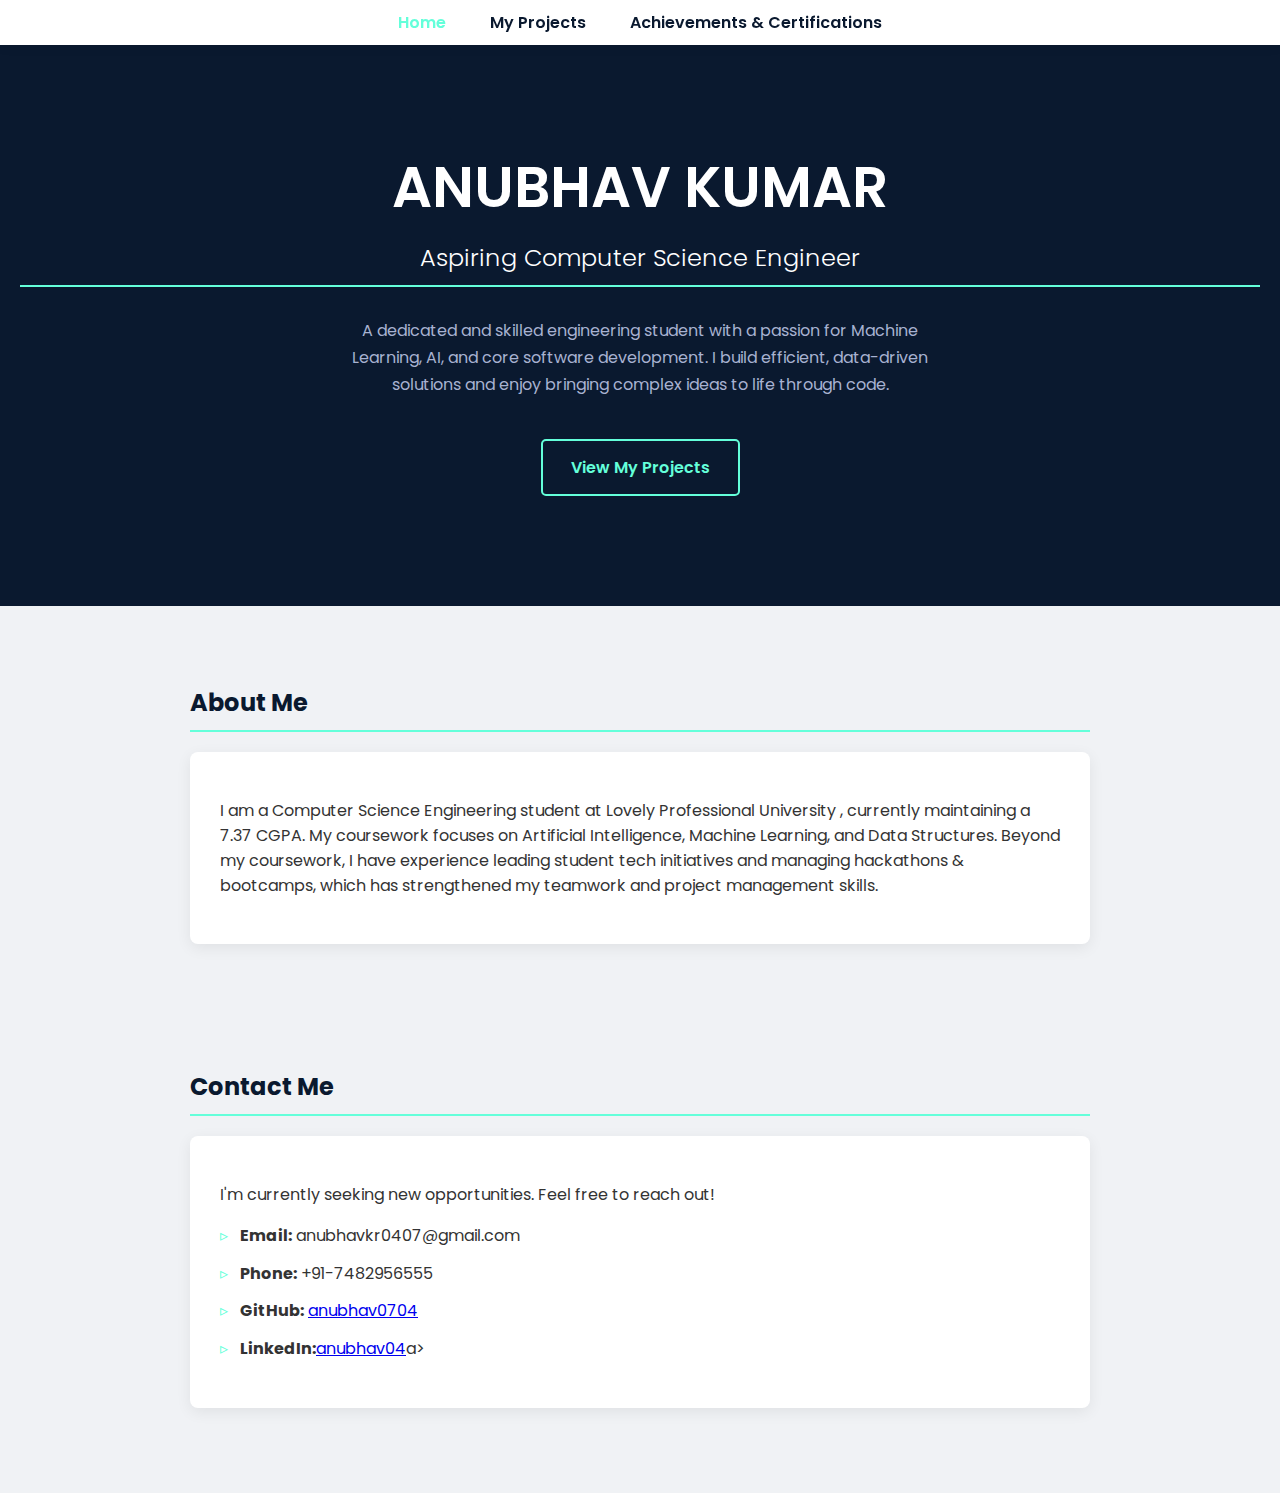
<file: index.html>
<!DOCTYPE html>
<html lang="en">
<head>
    <meta charset="UTF-8">
    <meta name="viewport" content="width=device-width, initial-scale=1.0">
    <title>Anubhav Kumar | Portfolio</title>
    <link rel="stylesheet" href="style.css">
</head>
<body>

    <nav>
        <ul>
            <li><a href="index.html" class="active">Home</a></li>
            <li><a href="projects.html">My Projects</a></li>
            <li><a href="achievements.html">Achievements & Certifications</a></li>
        </ul>
    </nav>

    <header class="hero">
        <h1>ANUBHAV KUMAR</h1>
        <h2>Aspiring Computer Science Engineer</h2>
        <p>A dedicated and skilled engineering student with a passion for Machine Learning, AI, and core software development. I build efficient, data-driven solutions and enjoy bringing complex ideas to life through code.</p>
        <div class="hero-buttons">
            <a href="projects.html" class="button">View My Projects</a>
        </div>
    </header>

    <div class="container">
        <h2>About Me</h2>
        <div class="card">
            <p>I am a Computer Science Engineering student at Lovely Professional University , currently maintaining a 7.37 CGPA. My coursework focuses on Artificial Intelligence, Machine Learning, and Data Structures. Beyond my coursework, I have experience 



leading student tech initiatives and managing hackathons & bootcamps, which has strengthened my teamwork and project management skills.</p>
        </div>
    </div>

    <div class="container" id="contact">
    <h2>Contact Me</h2>
    <div class="card">
        <p>I'm currently seeking new opportunities. Feel free to reach out!</p>
        <ul>
            <li><strong>Email:</strong> anubhavkr0407@gmail.com</li>
            <li><strong>Phone:</strong> +91-7482956555</li>
            <li><strong>GitHub:</strong> <a href="https://github.com/anubhav0704">anubhav0704</a></li>
            <li><strong>LinkedIn:</strong><a href="https://www.linkedin.com/in/anubhav04/">anubhav04</a>a></li>
        </ul>
    </div>
</div>

</body>
</html>
</file>
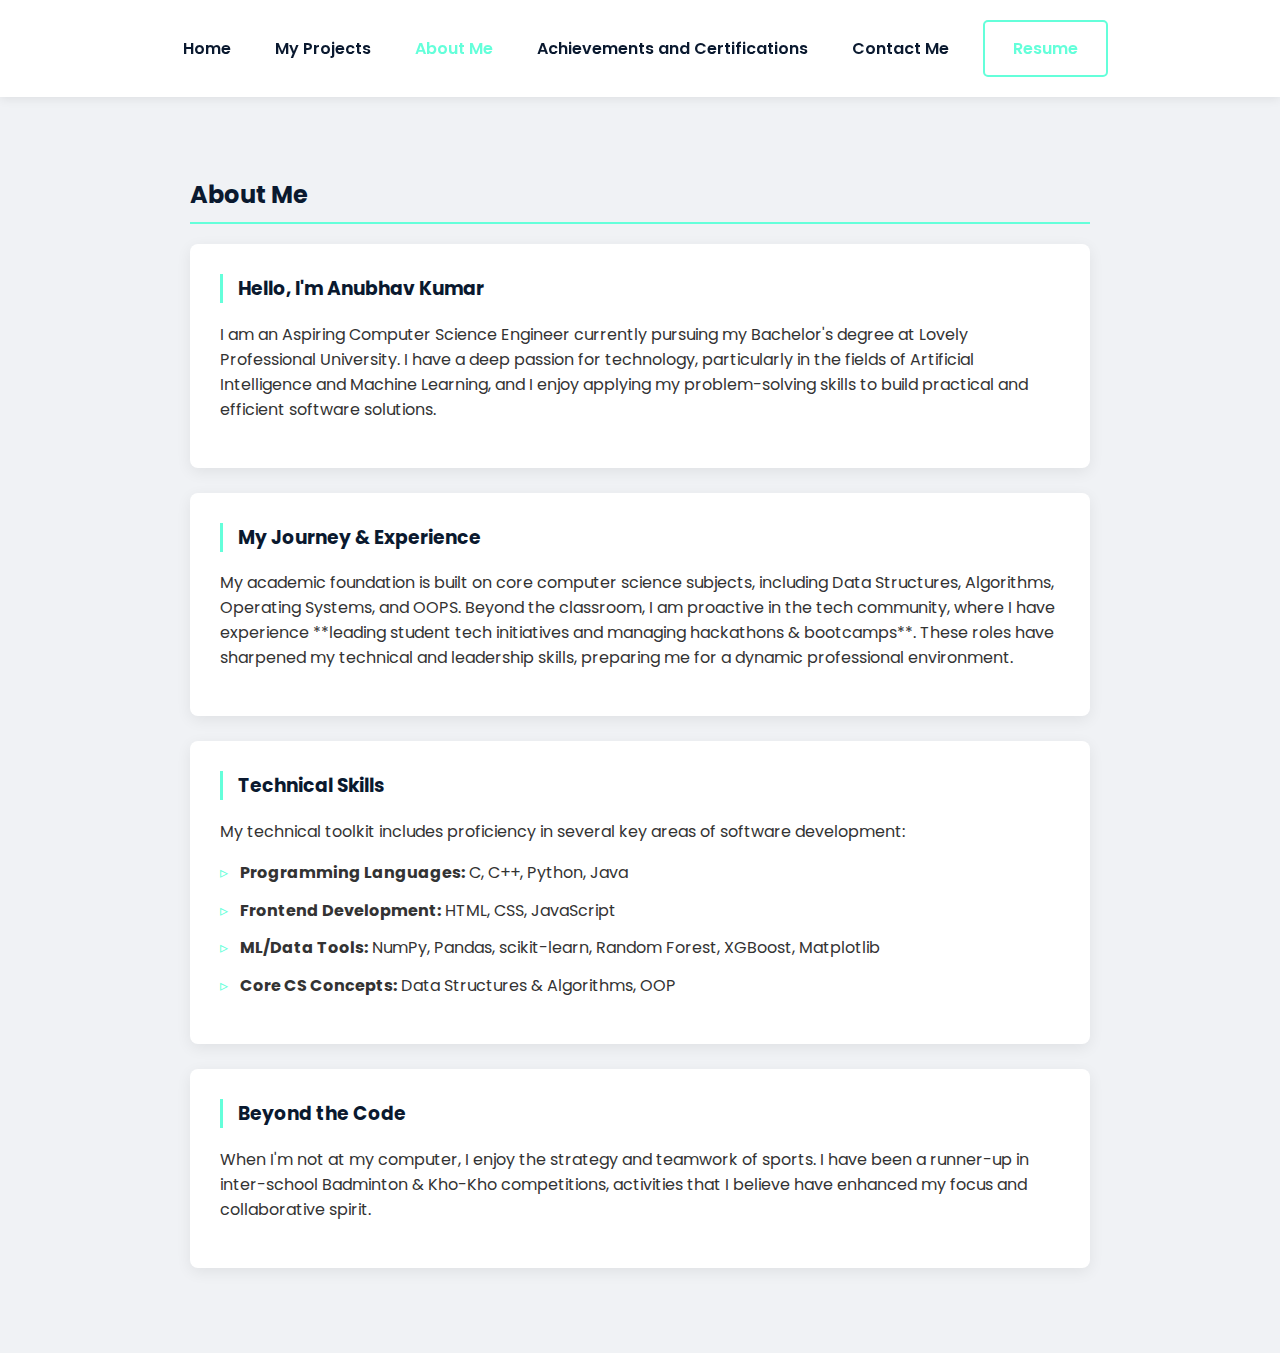
<file: about.html>
<!DOCTYPE html>
<html lang="en">
<head>
    <meta charset="UTF-8">
    <meta name="viewport" content="width=device-width, initial-scale=1.0">
    <title>About Me | Anubhav Kumar</title>
    <link rel="stylesheet" href="style.css">
</head>
<body>

    <nav>
        <ul>
            <li><a href="index.html">Home</a></li>
            <li><a href="projects.html">My Projects</a></li>
            <li><a href="about.html" class="active">About Me</a></li>
            <li><a href="achievements.html">Achievements and Certifications</a></li>
            <li><a href="contact.html">Contact Me</a></li>
            <li><a href="Anubhav_Resume_Final.pdf" class="button" target="_blank">Resume</a></li>
        </ul>
    </nav>

    <div class="container">
        <h2>About Me</h2>

        <div class="card">
            <h3>Hello, I'm Anubhav Kumar</h3>
            <p>
                I am an Aspiring Computer Science Engineer currently pursuing my Bachelor's degree at Lovely Professional University. I have a deep passion for technology, particularly in the fields of Artificial Intelligence and Machine Learning, and I enjoy applying my problem-solving skills to build practical and efficient software solutions.
            </p>
        </div>

        <div class="card">
            <h3>My Journey & Experience</h3>
            <p>
                My academic foundation is built on core computer science subjects, including Data Structures, Algorithms, Operating Systems, and OOPS. Beyond the classroom, I am proactive in the tech community, where I have experience **leading student tech initiatives and managing hackathons & bootcamps**. These roles have sharpened my technical and leadership skills, preparing me for a dynamic professional environment.
            </p>
        </div>
        
        <div class="card">
            <h3>Technical Skills</h3>
            <p>My technical toolkit includes proficiency in several key areas of software development:</p>
            <ul>
                <li><strong>Programming Languages:</strong> C, C++, Python, Java</li>
                <li><strong>Frontend Development:</strong> HTML, CSS, JavaScript</li>
                <li><strong>ML/Data Tools:</strong> NumPy, Pandas, scikit-learn, Random Forest, XGBoost, Matplotlib</li>
                <li><strong>Core CS Concepts:</strong> Data Structures & Algorithms, OOP</li>
            </ul>
        </div>

        <div class="card">
            <h3>Beyond the Code</h3>
            <p>
                When I'm not at my computer, I enjoy the strategy and teamwork of sports. I have been a runner-up in inter-school Badminton & Kho-Kho competitions, activities that I believe have enhanced my focus and collaborative spirit.
            </p>
        </div>

    </div>
</body>
</html>
</file>
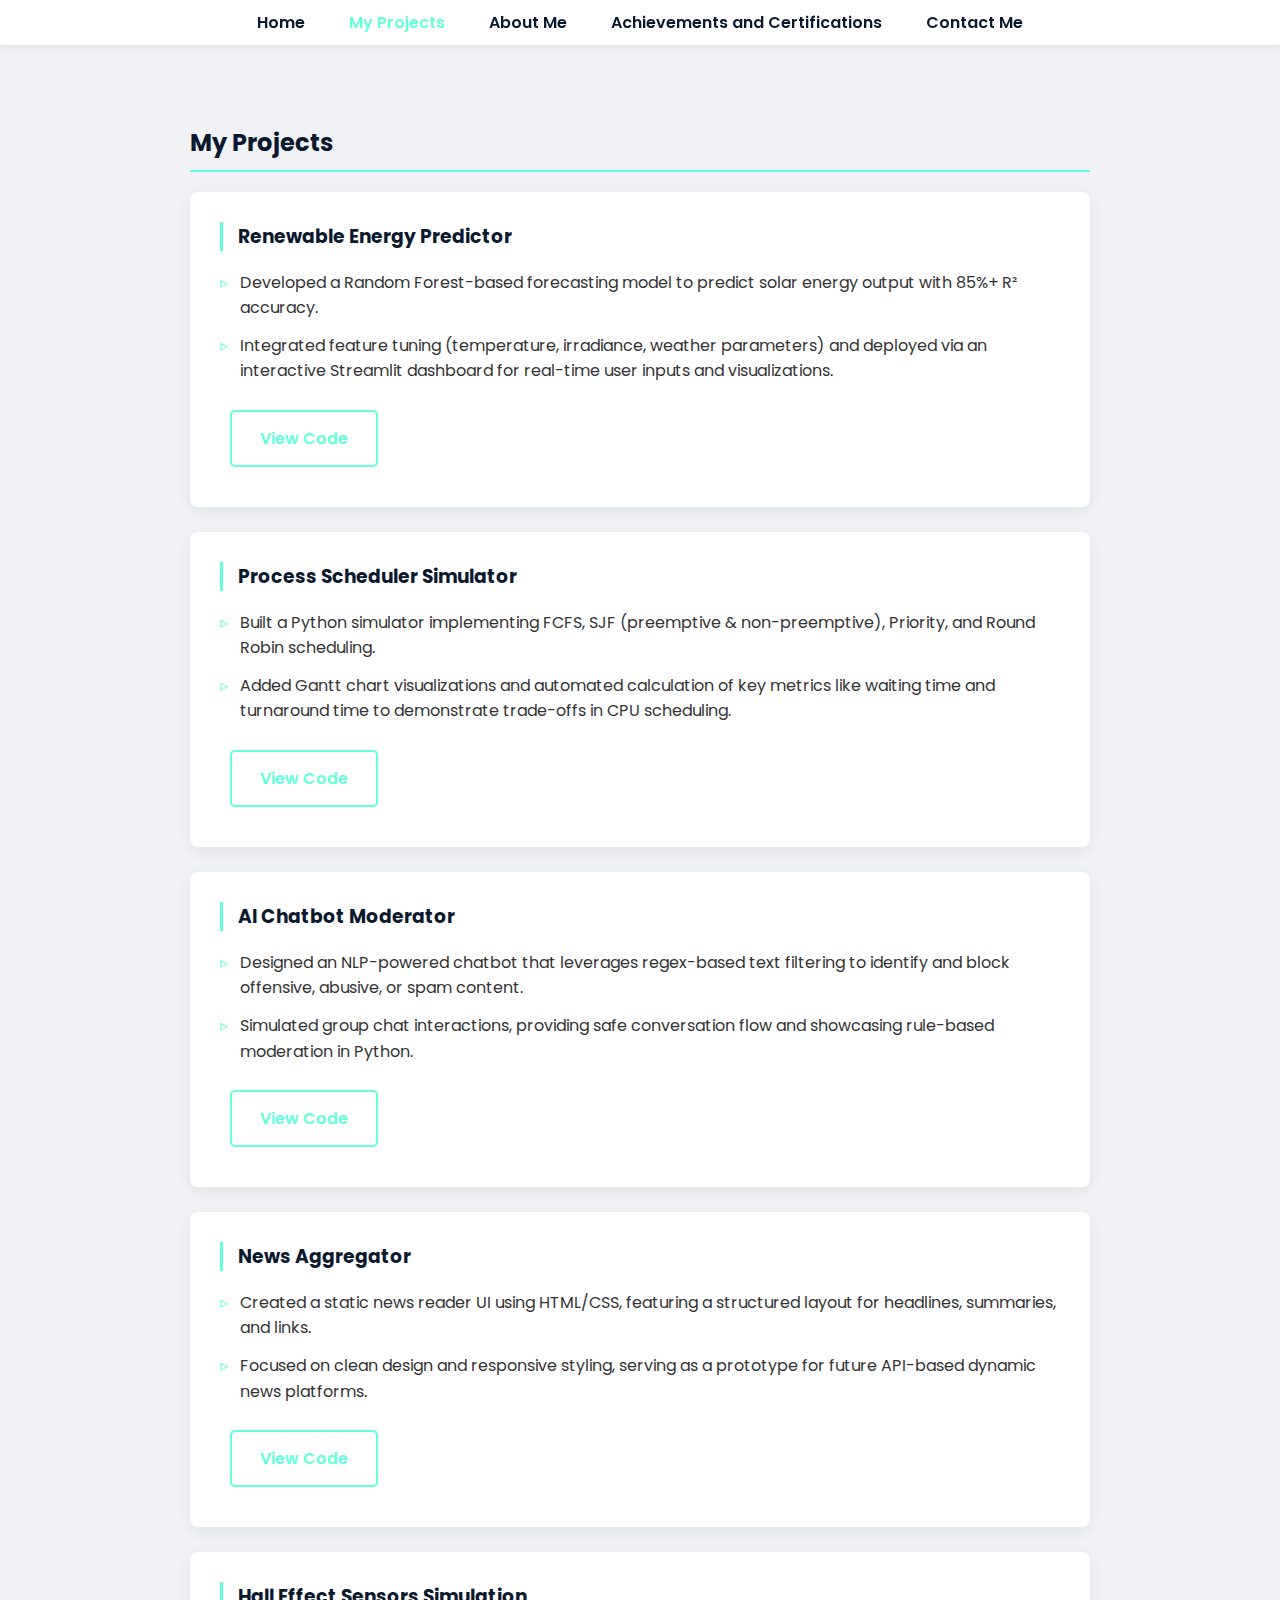
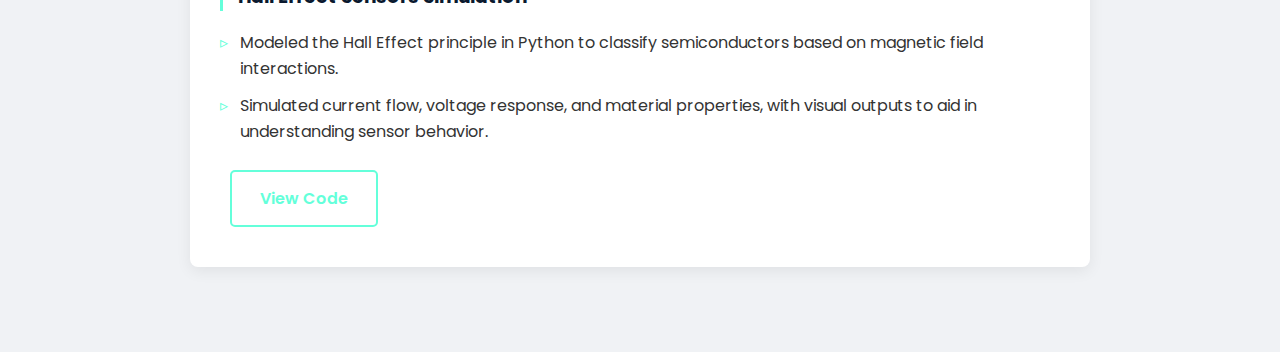
<file: projects.html>
<!DOCTYPE html>
<html lang="en">
<head>
    <meta charset="UTF-8">
    <meta name="viewport" content="width=device-width, initial-scale=1.0">
    <title>My Projects | Anubhav Kumar</title>
    <link rel="stylesheet" href="style.css">
</head>
<body>

    <nav>
        <ul>
            <li><a href="index.html">Home</a></li>
            <li><a href="projects.html" class="active">My Projects</a></li>
            <li><a href="about.html">About Me</a></li>
            <li><a href="achievements.html">Achievements and Certifications</a></li>
            <li><a href="contact.html">Contact Me</a></li>
        </ul>
    </nav>

    <div class="container">
        <h2>My Projects</h2>

        <div class="card">
            <h3>Renewable Energy Predictor</h3>
            <ul>
                <li>Developed a Random Forest-based forecasting model to predict solar energy output with 85%+ R² accuracy.</li>
                <li>Integrated feature tuning (temperature, irradiance, weather parameters) and deployed via an interactive Streamlit dashboard for real-time user inputs and visualizations.</li>
            </ul>
            <a href="[LINK_TO_YOUR_GITHUB_REPO]" class="button">View Code</a>
        </div>

        <div class="card">
            <h3>Process Scheduler Simulator</h3>
            <ul>
                <li>Built a Python simulator implementing FCFS, SJF (preemptive & non-preemptive), Priority, and Round Robin scheduling.</li>
                <li>Added Gantt chart visualizations and automated calculation of key metrics like waiting time and turnaround time to demonstrate trade-offs in CPU scheduling.</li>
            </ul>
            <a href="[LINK_TO_YOUR_GITHUB_REPO]" class="button">View Code</a>
        </div>

        <div class="card">
            <h3>AI Chatbot Moderator</h3>
            <ul>
                <li>Designed an NLP-powered chatbot that leverages regex-based text filtering to identify and block offensive, abusive, or spam content.</li>
                <li>Simulated group chat interactions, providing safe conversation flow and showcasing rule-based moderation in Python.</li>
            </ul>
            <a href="[LINK_TO_YOUR_GITHUB_REPO]" class="button">View Code</a>
        </div>

        <div class="card">
            <h3>News Aggregator </h3>
            <ul>
                <li>Created a static news reader UI using HTML/CSS, featuring a structured layout for headlines, summaries, and links.</li>
                <li>Focused on clean design and responsive styling, serving as a prototype for future API-based dynamic news platforms.</li>
            </ul>
            <a href="[LINK_TO_YOUR_GITHUB_REPO]" class="button">View Code</a>
        </div>

        <div class="card">
            <h3>Hall Effect Sensors Simulation </h3>
            <ul>
                <li>Modeled the Hall Effect principle in Python to classify semiconductors based on magnetic field interactions.</li>
                <li>Simulated current flow, voltage response, and material properties, with visual outputs to aid in understanding sensor behavior.</li>
            </ul>
            <a href="[LINK_TO_YOUR_GITHUB_REPO]" class="button">View Code</a>
        </div>

    </div>
</body>
</html>
</file>
<file: style.css>
/* --- Google Font Import --- */
@import url('https://fonts.googleapis.com/css2?family=Poppins:wght@300;400;600&display=swap');

/* --- General Styles --- */
body {
    font-family: 'Poppins', sans-serif;
    margin: 0;
    background-color: #f0f2f5; /* Light grey background */
    color: #333333;
    -webkit-font-smoothing: antialiased;
}

.container {
    max-width: 900px;
    margin: 40px auto;
    padding: 20px;
}

h2 {
    color: #0a192f; /* Dark blue heading */
    border-bottom: 2px solid #64ffda; /* Electric blue accent */
    padding-bottom: 10px;
}

/* --- Navigation Bar --- */
nav {
    background-color: #ffffff;
    padding: 10px 0;
    position: sticky;
    top: 0;
    width: 100%;
    z-index: 100;
    box-shadow: 0 2px 10px rgba(0,0,0,0.08);
}

nav ul {
    list-style-type: none;
    margin: 0;
    padding: 0;
    text-align: center;
}

nav ul li {
    display: inline;
}

nav ul li a {
    color: #0a192f;
    text-decoration: none;
    padding: 10px 20px;
    font-weight: 600; /* Bolder font */
    transition: all 0.3s;
    border-radius: 5px;
    position: relative;
}

nav ul li a:hover,
nav ul li a.active {
    color: #64ffda; /* Electric blue text on hover */
}

/* --- Hero Section (Homepage) --- */
.hero {
    background-color: #0a192f; /* Dark blue background */
    color: #ffffff;
    text-align: center;
    padding: 100px 20px;
}

.hero h1 {
    font-size: 3.5em; /* Larger font size */
    margin: 0;
    font-weight: 600;
}

.hero h2 {
    font-size: 1.5em;
    font-weight: 300;
    color: #ffffff; /* UPDATED to white */
    margin-top: 10px;
}

.hero p {
    max-width: 600px;
    margin: 30px auto;
    line-height: 1.7;
    color: #a8b2d1; /* Softer paragraph text */
}

.button {
    display: inline-block;
    padding: 14px 28px;
    margin: 10px;
    background-color: transparent; /* Transparent background */
    color: #64ffda; /* Electric blue text */
    text-decoration: none;
    border-radius: 5px;
    font-weight: 600;
    border: 2px solid #64ffda; /* Electric blue border */
    transition: all 0.3s ease;
}

.button:hover {
    background-color: rgba(100, 255, 218, 0.1); /* Subtle hover fill */
}

/* --- Project and Info Cards --- */
.card {
    background-color: #ffffff;
    border-radius: 8px;
    box-shadow: 0 4px 15px rgba(0,0,0,0.07);
    margin-bottom: 25px;
    padding: 30px; /* Increased padding */
    transition: transform 0.3s ease, box-shadow 0.3s ease; /* Smooth transition */
}

.card:hover {
    transform: translateY(-5px); /* Lift card on hover */
    box-shadow: 0 8px 25px rgba(0,0,0,0.1); /* Stronger shadow on hover */
}

.card h3 {
    margin-top: 0;
    color: #0a192f; /* Dark blue title */
    border-left: 3px solid #64ffda; /* Accent line */
    padding-left: 15px;
}

.card ul {
    list-style-type: none; /* Removed bullet points */
    padding-left: 0;
}

.card li {
    margin-bottom: 12px;
    line-height: 1.6;
    padding-left: 20px;
    position: relative;
}

.card li::before {
    content: '▹'; /* Custom bullet */
    position: absolute;
    left: 0;
    color: #64ffda; /* Electric blue bullet */
}

/* --- Mobile Styles --- */
@media (max-width: 600px) {
    .hero h1 {
        font-size: 2.5em;
    }
    .hero h2 {
        font-size: 1.2em;
    }
    nav ul li {
        display: block;
        margin: 10px 0;
    }
}
</file>
